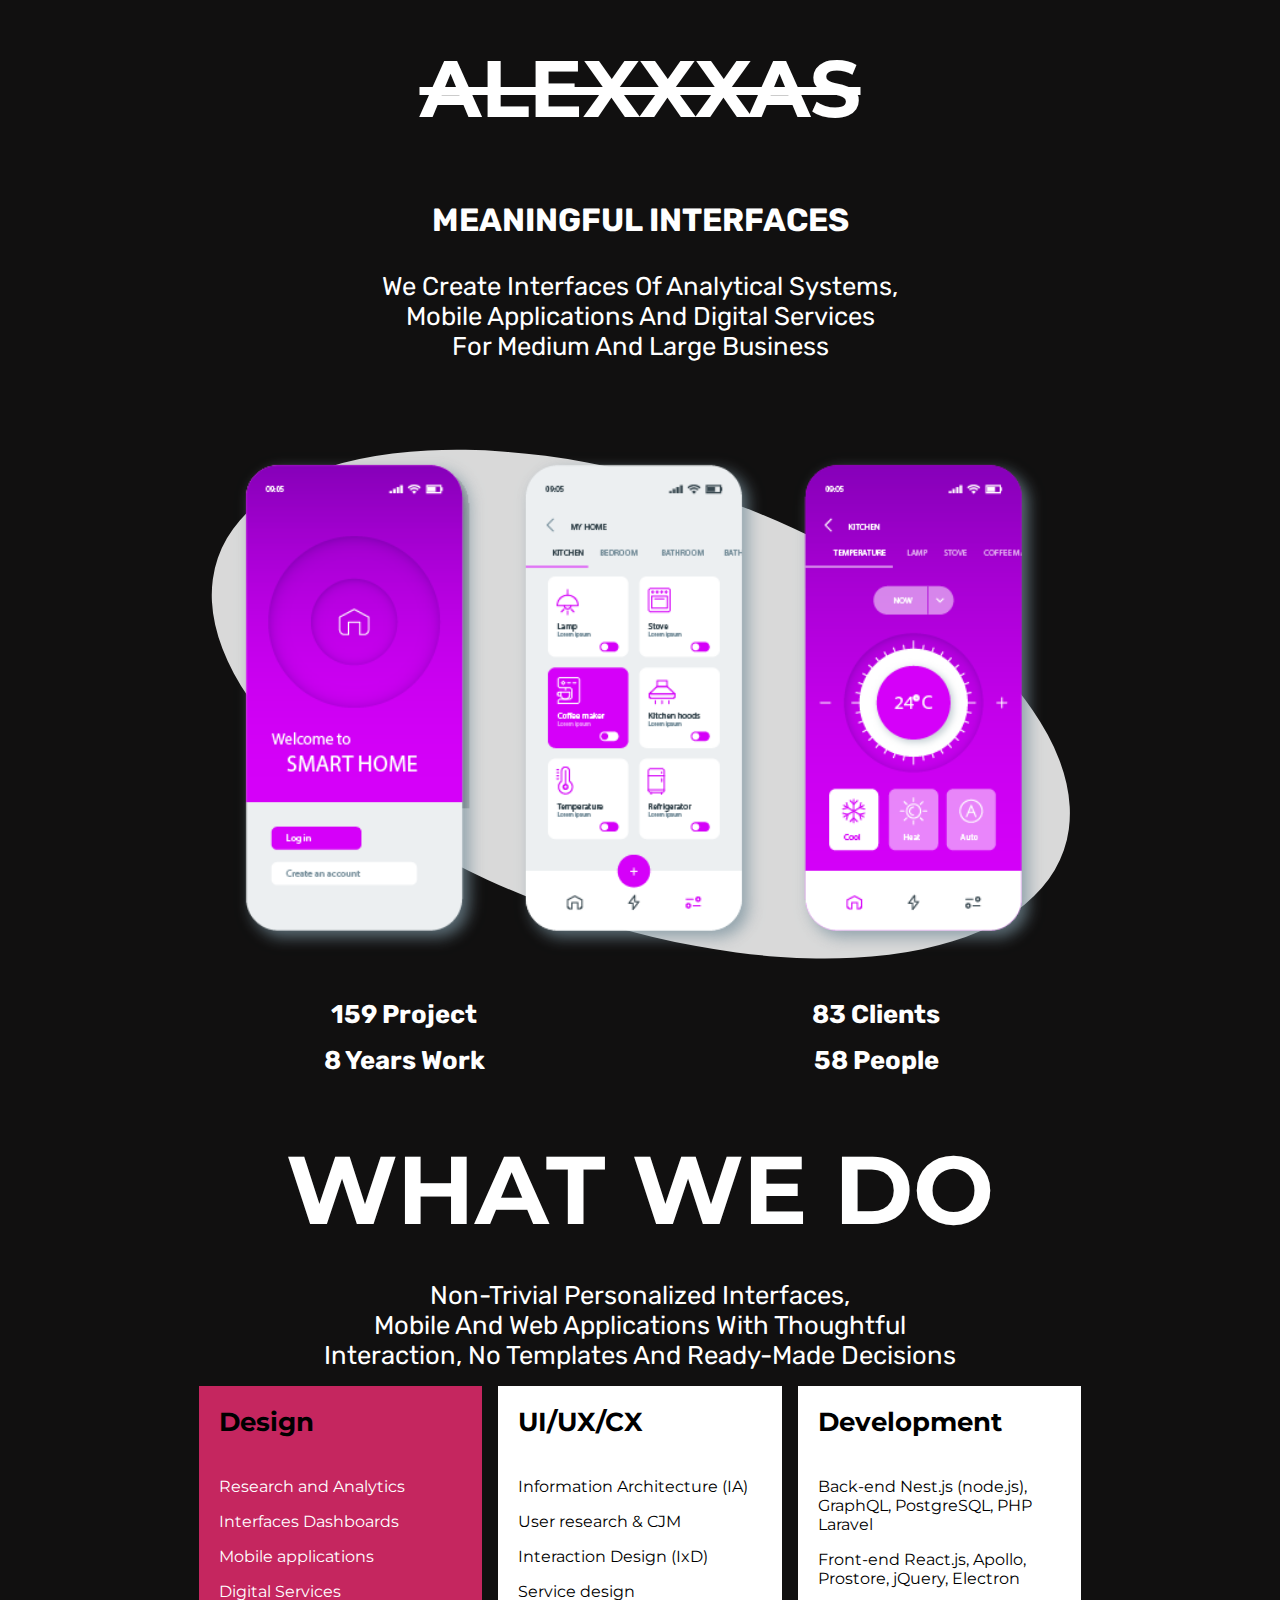
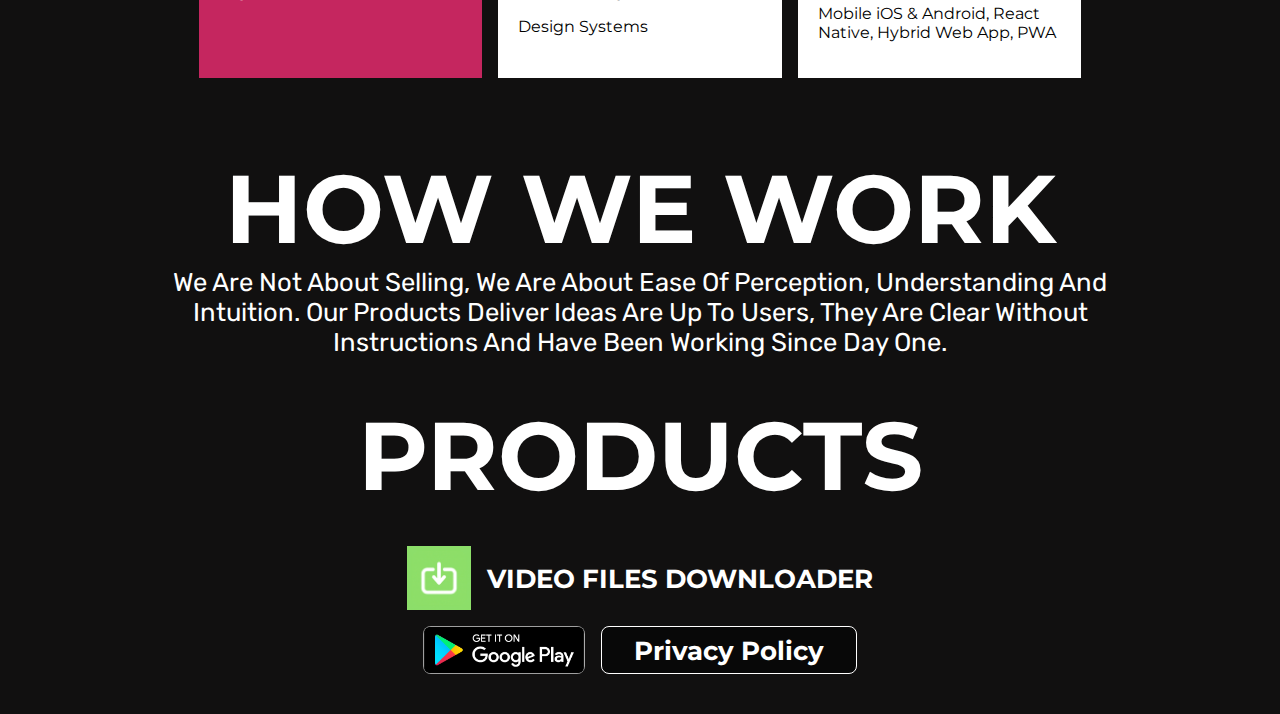
<file: index.html>
<!doctype html>
<html lang="en">
<head>
    <meta charset="UTF-8">
    <meta name="viewport"
          content="width=device-width, user-scalable=no, initial-scale=1.0, maximum-scale=1.0, minimum-scale=1.0">
    <meta http-equiv="X-UA-Compatible" content="ie=edge">
    <title>Alexxxas</title>
    <link rel="stylesheet" href="./css/style.css">
</head>
<body>
<div class="app">
    <div class="wrapper">
        <h1 class="header-title">Alexxxas</h1>
        <desc class="header-desc"
        >Meaningful interfaces</desc
        >
        <desc class="header-desc2"
        >We create interfaces of analytical systems,
            <br> mobile applications and digital services
            <br> for medium and large business</desc
        >
    </div>
    <div class="phones-wrapper">
        <img class="phones-img" src="./img/phones.png" alt="123" />
    </div>
    <div class="prop-wrapper">
        <span class="prop-item">159 project</span>
        <span class="prop-item">83 clients</span>
        <span class="prop-item">8 Years work</span>
        <span class="prop-item">58 people </span>
    </div>

    <div class="wrapper">
        <div class="block-name_start"><span>WHAT WE DO</span></div>
        <desc class="create-desc"
        >Non-trivial personalized interfaces,
            <br>mobile and web applications with thoughtful
            <br>interaction, no templates and ready-made
            decisions
        </desc>
        <div class="cards-block">
            <div class="card pink">
                <span class="card-title">Design</span>
                <ul class="card-list">
                    <li class="card-list_item">Research and Analytics</li>
                    <li class="card-list_item">Interfaces Dashboards</li>
                    <li class="card-list_item">Mobile applications</li>
                    <li class="card-list_item">Digital Services</li>
                </ul>
            </div>
            <div class="card">
                <span class="card-title">UI/UX/CX</span>
                <ul class="card-list">
                    <li class="card-list_item">Information Architecture (IA)</li>
                    <li class="card-list_item">User research & CJM</li>
                    <li class="card-list_item">Interaction Design (IxD)</li>
                    <li class="card-list_item">Service design</li>
                    <li class="card-list_item">Design Systems</li>
                </ul>
            </div>
            <div class="card">
                <span class="card-title">Development</span>
                <ul class="card-list">
                    <li class="card-list_item">Back-end Nest.js (node.js), GraphQL, PostgreSQL, PHP Laravel </li>
                    <li class="card-list_item">Front-end React.js, Apollo, Prostore, jQuery, Electron </li>
                    <li class="card-list_item">Mobile iOS & Android, React Native, Hybrid Web App, PWA</li>
                </ul>
            </div>
        </div>
    </div>
        <div class="block-name_end"><span>HOW WE WORK</span></div>
    </div>
    <div  class="work-wrapper">
        We are not about selling, we are about ease of perception,
        understanding and intuition. Our products deliver
        ideas are up to users, they are clear without instructions
        and have been working since day one.

    <div class="wrapper">
        <div class="block-name_start"><span>PRODUCTS</span></div>
        <div class="apps-block">
            <div class="app-info_block">
                <div class="app-info_title">
                    <img src="./img/logo.png" >
                    <a target="_blank" href="https://play.google.com/store/apps/details?id=com.hotvidbank.xvideodownloader">Video Files Downloader</a>
                </div>
                <div class="app-action_block">
                    <a target="_blank" href="https://play.google.com/store/apps/details?id=com.hotvidbank.xvideodownloader" class="gp-logo"> <img src="./img/gp.png" alt=""></a>
                    <a class="privacy-btn" target="_blank" href="./privacy.html">Privacy Policy</a>
                </div>
            </div>
        </div>
    </div>

</div>
</body>
</html>
</file>
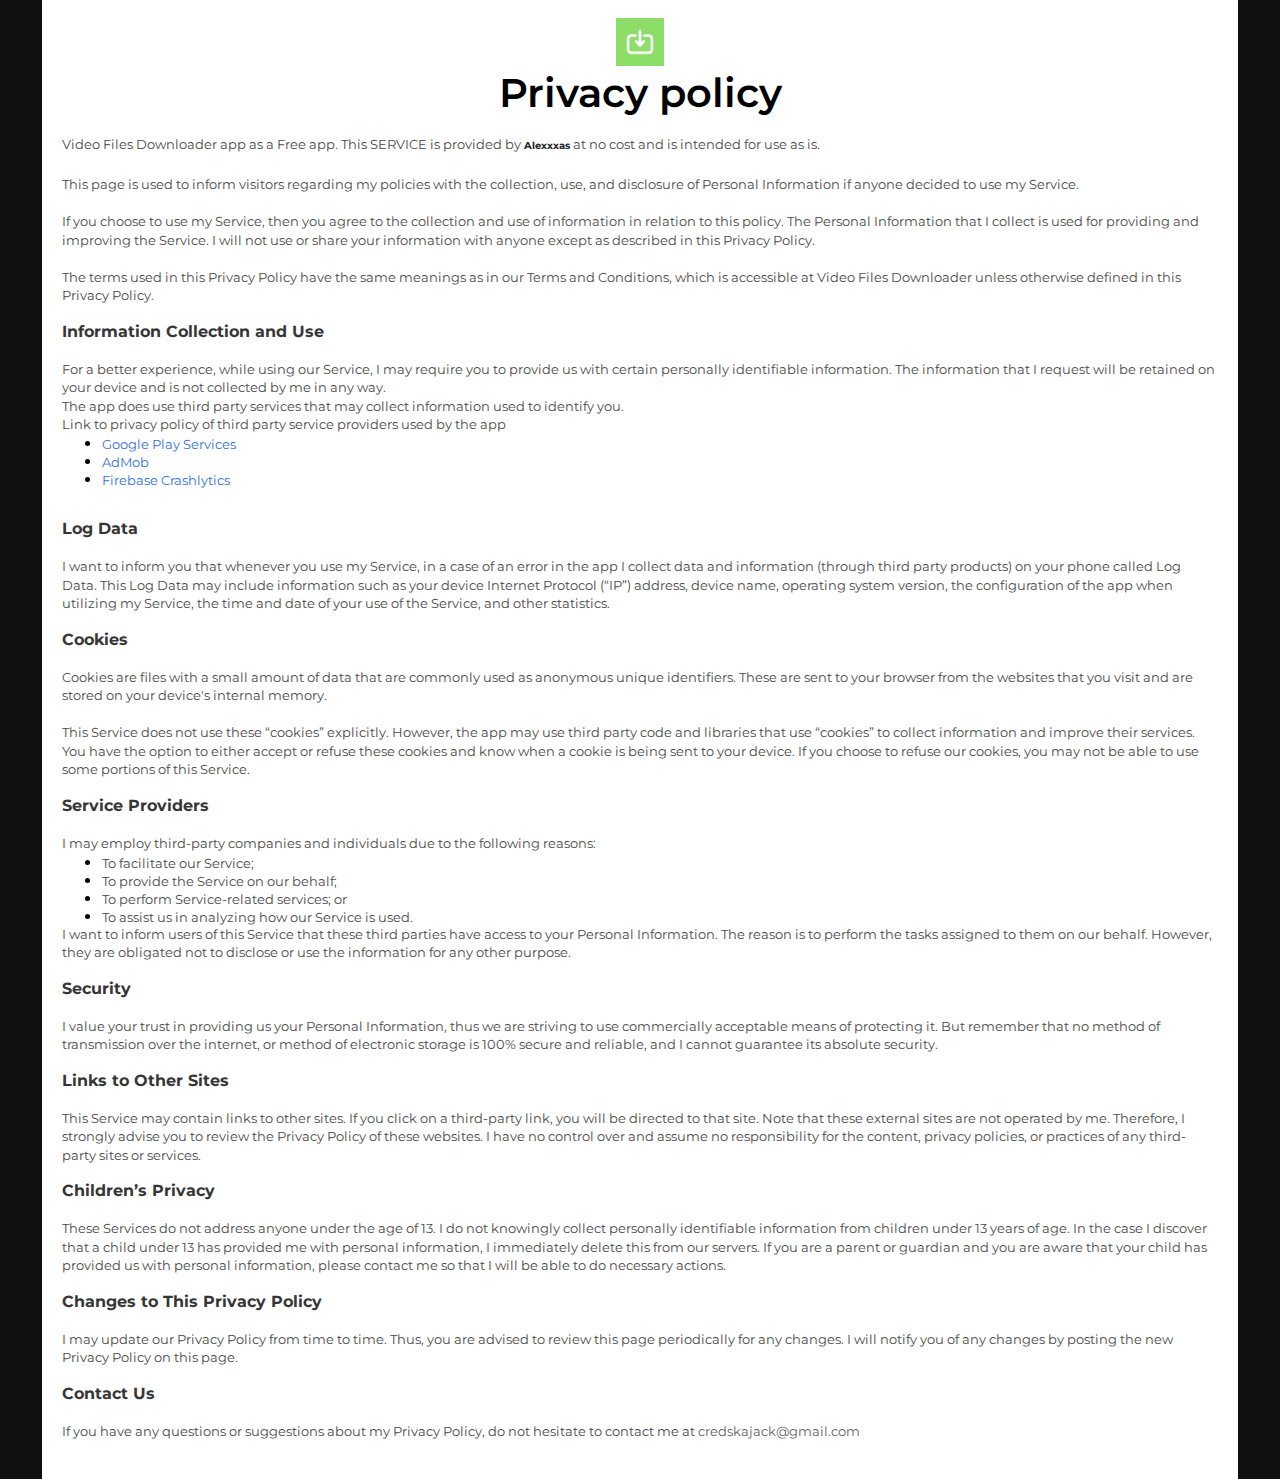
<file: privacy.html>
<!DOCTYPE html>
<html>
<head>
    <meta http-equiv="content-type" content="text/html; charset=utf-8"/>
    <title>Privacy Policy</title>
    <link rel="preconnect" href="https://fonts.googleapis.com">
    <link rel="preconnect" href="https://fonts.gstatic.com" crossorigin>
    <link href="https://fonts.googleapis.com/css2?family=Montserrat:wght@100;300;400;500;600;700;800&display=swap" rel="stylesheet">
    <meta name="viewport" content="width=device-width, initial-scale=1.0">
    <style type="text/css">
        @page { size: 8.27in 11.69in; margin: 1in }
        p { line-height: 115%; text-align: left; orphans: 2; widows: 2; margin-bottom: 0.1in; direction: ltr; background: transparent }
        a:link { color: #000080; so-language: zxx; text-decoration: underline }
    </style>
    <link rel="stylesheet" href="./css/privacy.css">
</head>
<body lang="ru-RU" link="#000080" vlink="#800000" dir="ltr"><p style="margin-bottom: 0in">
<div class="wrapper">
    <header>
        <a href="./index.html"><img title="Video Files Downloader" alt="Video Files Downloader" class="app-logo" src="./img/logo.png" ></a>
    </header>
    <div style="margin: 0 auto; margin-top:1rem;font-size: 30pt; display: flex; justify-content: center"><span style="text-align: center ;background: #f5f5f5;font-weight: 600">Privacy
policy</span></div></p>
    <div class="text">
        <p style="margin-bottom: 0in"><br/>

        </p>
        <p style="margin-bottom: 0in; border: none; padding: 0in; background: #ffffff">
    <span style="color: #4a4a4a; "><span style="font-family: Roboto, serif; "><span
            style="font-size: 12pt; font-size: small; "><span style="background: #f5f5f5">Video Files Downloader app as a Free app. This SERVICE is provided by </span></span></span></span><span style="color: #202124; "><span
                style="font-family: Roboto, serif; "><span style="font-size: 10pt; font-size: x-small; "><b><span style="background: #f5f5f5">Alexxxas</span></b></span></span></span><span style="color: #4a4a4a; "><span style="font-family: Roboto, serif; "><span
                style="font-size: 12pt; font-size: small; "><span style="background: #f5f5f5">
at no cost and is intended for use as is.</span></span></span></span></p> <br>
        <p style="margin-bottom: 0in; border: none; padding: 0in; background: #ffffff">
    <span style="color: #4a4a4a; "><span style="font-family: Roboto, serif; "><span
            style="font-size: 12pt; font-size: small; "><span style="background: #f5f5f5">This page is used to inform visitors regarding my policies with the collection, use, and disclosure of Personal Information if anyone decided to use my Service.</span></span></span></span></p>
        <br>
        <p style="margin-bottom: 0in; border: none; padding: 0in; background: #ffffff">
    <span style="color: #4a4a4a; "><span style="font-family: Roboto, serif; "><span
            style="font-size: 12pt; font-size: small; "><span style="background: #f5f5f5">If you choose to use my Service, then you agree to the collection and use of information in relation to this policy. The Personal Information that I collect is used for providing and improving the Service. I will not use or share your information with anyone except as described in this Privacy Policy.
</span></span></span></span></p><br>
        <p style="margin-bottom: 0in; border: none; padding: 0in; background: #ffffff">
    <span style="color: #4a4a4a; "><span style="font-family: Roboto, serif; "><span
            style="font-size: 12pt; font-size: small; "><span style="background: #f5f5f5">The terms used in this Privacy Policy have the same meanings as in our Terms and Conditions, which is accessible at Video Files Downloader unless otherwise defined in this Privacy Policy.
</span></span></span></span></p>
        <p style="margin-bottom: 0in; border: none; padding: 0in; background: #ffffff">
            <br/>

        </p>
        <p style="margin-bottom: 0in; border: none; padding: 0in; background: #ffffff">
    <span style="color: #363636; "><span style="font-family: Roboto, serif; "><span
            style="margin: 10px 0 1rem 0;font-size: 12pt; font-size: medium; "><b><span style="background: #f5f5f5">Information
Collection and Use </span></b></span></span></span></p>
        <p style="margin-bottom: 0in; border: none; padding: 0in; background: #ffffff">
            <br>
            <span style="color: #4a4a4a; "><span style="font-family: Roboto, serif; "><span
                    style="font-size: 12pt; font-size: small; "><span style="background: #f5f5f5">For a better experience, while using our Service, I may require you to provide us with certain personally identifiable information. The information that I request will be retained on your device and is not collected by me in any way.
</span></span></span></span></p>
        <p style="margin-bottom: 0in; border: none; padding: 0in; background: #ffffff">
    <span style="color: #4a4a4a; "><span style="font-family: Roboto, serif; "><span
            style="font-size: 12pt; font-size: small; "><span style="background: #f5f5f5">The app does use third party services that may collect information used to identify you.
</span></span></span></span></p>
        <p style="margin-bottom: 0in; border: none; padding: 0in; background: #ffffff">
    <span style="color: #4a4a4a; "><span style="font-family: Roboto, serif; "><span
            style="font-size: 12pt; font-size: small; "><span style="background: #f5f5f5">Link
to privacy policy of third party service providers used by the app</span></span></span></span></p>
        <ul>
            <li><p style="line-height: 100%; margin-right: 0.11in; margin-top: 0.11in; margin-bottom: 0in; border: none; padding: 0in">
                <a href="https://www.google.com/policies/privacy/"><span style="color: #3273dc; "><span
                        style="font-family: Roboto, serif; "><span style="font-size: 12pt; font-size: small; "><span style="background: #f5f5f5">Google
	Play Services</span></span></span></span></a></p>
            <li><p style="line-height: 100%; margin-right: 0.11in; margin-bottom: 0in; border: none; padding: 0in">
                <a href="https://support.google.com/admob/answer/6128543?hl=en"><span style="color: #3273dc; "><span
                        style="font-family: Roboto, serif; "><span style="font-size: 12pt; font-size: small; "><span style="background: #f5f5f5">AdMob</span></span></span></span></a></p>
            <li><p style="line-height: 100%; margin-right: 0.11in; margin-bottom: 0.11in; border: none; padding: 0in">
                <a href="https://firebase.google.com/support/privacy/"><span style="color: #3273dc; "><span
                        style="font-family: Roboto, serif; "><span style="font-size: 12pt; font-size: small; "><span style="background: #f5f5f5">Firebase
	Crashlytics</span></span></span></span></a></p>
        </ul>
        <p style="line-height: 100%; margin-right: 0.11in; margin-top: 0.11in; margin-bottom: 0.11in; border: none; padding: 0in">
            <br/>
            <br/>

        </p>
        <p style="margin-bottom: 0in; border: none; padding: 0in; background: #ffffff">
    <span style="color: #363636; "><span style="font-family: Roboto, serif; "><span
            style="font-size: 12pt; font-size: medium; "><b><span style="background: #f5f5f5">Log
Data</span></b></span></span></span></p>
        <br>
        <p style="margin-bottom: 0in; border: none; padding: 0in; background: #ffffff">
    <span style="color: #4a4a4a; "><span style="font-family: Roboto, serif; "><span
            style="font-size: 12pt; font-size: small; "><span style="background: #f5f5f5">I want to inform you that whenever you use my Service, in a case of an error in the app I collect data and information (through third party products) on your phone called Log Data. This Log Data may include information such as your device Internet Protocol (“IP”) address, device name, operating system version, the configuration of the app when utilizing my Service, the time and date of your use of the Service, and other statistics.</span></span></span></span></p>
        <p style="margin-bottom: 0in; border: none; padding: 0in; background: #ffffff">   <br>
            <span style="color: #363636; "><span style="font-family: Roboto, serif; "><span
                    style="font-size: 12pt; font-size: medium; "><b><span style="background: #f5f5f5">Cookies</span></b></span></span></span></p>
        <p style="margin-bottom: 0in; border: none; padding: 0in; background: #ffffff">   <br>
            <span style="color: #4a4a4a; "><span style="font-family: Roboto, serif; "><span
                    style="font-size: 12pt; font-size: small; "><span style="background: #f5f5f5">Cookies are files with a small amount of data that are commonly used as anonymous unique identifiers. These are sent to your browser from the websites that you visit and are stored on your device's internal memory.
</span></span></span></span></p> <br>
        <p style="margin-bottom: 0in; border: none; padding: 0in; background: #ffffff">
    <span style="color: #4a4a4a; "><span style="font-family: Roboto, serif; "><span
            style="font-size: 12pt; font-size: small; "><span style="background: #f5f5f5">This Service does not use these “cookies” explicitly. However, the app may use third party code and libraries that use “cookies” to collect information and improve their services. You have the option to either accept or refuse these cookies and know when a cookie is being sent to your device. If you choose to refuse our cookies, you may not be able to use some portions of this Service.
</span></span></span></span></p>
        <p style="margin-bottom: 0in; border: none; padding: 0in; background: #ffffff">
            <br>
            <span style="color: #363636; "><span style="font-family: Roboto, serif; "><span
                    style="font-size: 12pt; font-size: medium; "><b><span style="background: #f5f5f5">Service
Providers</span></b></span></span></span></p>
        <br>
        <p style="margin-bottom: 0in; border: none; padding: 0in; background: #ffffff">
    <span style="color: #4a4a4a; "><span style="font-family: Roboto, serif; "><span
            style="font-size: 12pt; font-size: small; "><span style="background: #f5f5f5">I
may employ third-party companies and individuals due to the following
reasons:</span></span></span></span></p>
        <ul>
            <li><p style="line-height: 100%; margin-right: 0.11in; margin-top: 0.11in; margin-bottom: 0in; border: none; padding: 0in; background: #ffffff">
        <span style="color: #4a4a4a; "><span style="font-family: Roboto, serif; "><span
                style="font-size: 12pt; font-size: small; "><span style="background: #f5f5f5">To
	facilitate our Service;</span></span></span></span></p>
            <li><p style="line-height: 100%; margin-right: 0.11in; margin-bottom: 0in; border: none; padding: 0in; background: #ffffff">
        <span style="color: #4a4a4a; "><span style="font-family: Roboto, serif; "><span
                style="font-size: 12pt; font-size: small; "><span style="background: #f5f5f5">To
	provide the Service on our behalf;</span></span></span></span></p>
            <li><p style="line-height: 100%; margin-right: 0.11in; margin-bottom: 0in; border: none; padding: 0in; background: #ffffff">
        <span style="color: #4a4a4a; "><span style="font-family: Roboto, serif; "><span
                style="font-size: 12pt; font-size: small; "><span style="background: #f5f5f5">To
	perform Service-related services; or</span></span></span></span></p>
            <li><p style="line-height: 100%; margin-right: 0.11in; margin-bottom: 0.11in; border: none; padding: 0in; background: #ffffff">
        <span style="color: #4a4a4a; "><span style="font-family: Roboto, serif; "><span
                style="font-size: 12pt; font-size: small; "><span style="background: #f5f5f5">To
	assist us in analyzing how our Service is used.</span></span></span></span></p>
        </ul>
        <p style="margin-bottom: 0in; border: none; padding: 0in; background: #ffffff">
    <span style="color: #4a4a4a; "><span style="font-family: Roboto, serif; "><span
            style="font-size: 12pt; font-size: small; "><span style="background: #f5f5f5">I want to inform users of this Service that these third parties have access to your Personal Information. The reason is to perform the tasks assigned to them on our behalf. However, they are obligated not to disclose or use the information for any other purpose.</span></span></span></span></p>
        <p style="margin-bottom: 0in; border: none; padding: 0in; background: #ffffff">   <br>
            <span style="color: #363636; "><span style="font-family: Roboto, serif; "><span
                    style="font-size: 12pt; font-size: medium; "><b><span style="background: #f5f5f5">Security</span></b></span></span></span></p>
        <p style="margin-bottom: 0in; border: none; padding: 0in; background: #ffffff">   <br>
            <span style="color: #4a4a4a; "><span style="font-family: Roboto, serif; "><span
                    style="font-size: 12pt; font-size: small; "><span style="background: #f5f5f5">I value your trust in providing us your Personal Information, thus we are striving to use commercially acceptable means of protecting it. But remember that no method of transmission over the internet, or method of electronic storage is 100% secure and reliable, and I cannot guarantee its absolute security.</span></span></span></span></p>
        <p style="margin-bottom: 0in; border: none; padding: 0in; background: #ffffff">   <br>
            <span style="color: #363636; "><span style="font-family: Roboto, serif; "><span
                    style="font-size: 12pt; font-size: medium; "><b><span style="background: #f5f5f5">Links
to Other Sites</span></b></span></span></span></p>
        <p style="margin-bottom: 0in; border: none; padding: 0in; background: #ffffff">   <br>
            <span style="color: #4a4a4a; "><span style="font-family: Roboto, serif; "><span
                    style="font-size: 12pt; font-size: small; "><span style="background: #f5f5f5">This Service may contain links to other sites. If you click on a third-party link, you will be directed to that site. Note that these external sites are not operated by me. Therefore, I strongly advise you to review the Privacy Policy of these websites. I have no control over and assume no responsibility for the content, privacy policies, or practices of any third-party sites or services.</span></span></span></span></p>
        <p style="margin-bottom: 0in; border: none; padding: 0in; background: #ffffff">   <br>
            <span style="color: #363636; "><span style="font-family: Roboto, serif; "><span
                    style="font-size: 12pt; font-size: medium; "><b><span style="background: #f5f5f5">Children’s
Privacy</span></b></span></span></span></p>
        <p style="margin-bottom: 0in; border: none; padding: 0in; background: #ffffff">   <br>
            <span style="color: #4a4a4a; "><span style="font-family: Roboto, serif; "><span
                    style="font-size: 12pt; font-size: small; "><span style="background: #f5f5f5">These Services do not address anyone under the age of 13. I do not knowingly collect personally identifiable information from children under 13 years of age. In the case I discover that a child under 13 has provided me with personal information, I immediately delete this from our servers. If you are a parent or guardian and you are aware that your child has provided us with personal information, please contact me so that I will be able to do necessary actions.</span></span></span></span></p>
        <p style="margin-bottom: 0in; border: none; padding: 0in; background: #ffffff">   <br>
            <span style="color: #363636; "><span style="font-family: Roboto, serif; "><span
                    style="font-size: 12pt; font-size: medium; "><b><span style="background: #f5f5f5">Changes
to This Privacy Policy</span></b></span></span></span></p>
        <p style="margin-bottom: 0in; border: none; padding: 0in; background: #ffffff">   <br>
            <span style="color: #4a4a4a; "><span style="font-family: Roboto, serif; "><span
                    style="font-size: 12pt; font-size: small; "><span style="background: #f5f5f5">I may update our Privacy Policy from time to time. Thus, you are advised to review this page periodically for any changes. I will notify you of any changes by posting the new Privacy Policy on this page.</span></span></span></span></p>
        <p style="margin-bottom: 0in; border: none; padding: 0in; background: #ffffff">   <br>
            <span style="color: #363636; "><span style="font-family: Roboto, serif; "><span
                    style="font-size: 12pt; font-size: medium; "><b><span style="background: #f5f5f5">Contact
Us</span></b></span></span></span></p>
        <p style="margin-bottom: 0in; border: none; padding: 0in; background: #ffffff">   <br>
            <span style="color: #4a4a4a; "><span style="font-family: Roboto, serif; "><span
                    style="font-size: 12pt; font-size: small; "><span style="background: #f5f5f5">If you have any questions or suggestions about my Privacy Policy, do not hesitate to contact me at </span></span></span></span><span style="color: #5f6368; "><span
                    style="font-family: Roboto, serif; "><span style="font-size: 12pt; font-size: small; "><span style="background: #f5f5f5">credskajack@gmail.com</span></span></span></span></p>
        <p style="margin-bottom: 0in"><br/>

        </p>
    </div>
</div>
</body>
</html>
</file>
<file: css/style.css>
@import url('https://fonts.googleapis.com/css2?family=Montserrat:wght@100;200;300;400;500;600;700;800;900&display=swap');
@import url('https://fonts.googleapis.com/css2?family=Montserrat:wght@100;200;300;400;500;600;700;800;900&family=Rubik:wght@300;400;500;600;700&display=swap');
*{
    font-family: 'Montserrat', sans-serif;
}
a{
    text-decoration: none;
}
body{background-color: #111010}
*{
    margin: 0;
    padding: 0;
    box-sizing: border-box;
}
.wrapper{
    max-width: 1024px;
    margin: 0 auto;
    padding: 2.5rem;
    background-color: #111010;
}
.prop-wrapper{
    max-width: 1024px;
    margin: 0 auto;
    padding: 2.5rem 2.5rem 0 2.5rem;
    color: white;
    display: flex;
    align-items: center;
    flex-wrap: wrap;
}
.prop-item{
    margin-bottom: 1rem;
    width: 50%;
    text-align: center;
    font-family: 'Rubik',sans-serif;
    font-style: normal;
    font-weight: 700;
    font-size: 1rem;
    text-align: center;
    text-transform: capitalize;
}
.header-title{
    white-space: nowrap;
    font-size: 3rem;
    color: #FFFFFF;
    text-align: center;
    text-decoration-line: line-through;
    text-transform: uppercase;
    font-variant: small-caps;
}
.header-desc{
    font-weight: 700;
    color: #FFFFFF;
    display: inline-block;
    font-size: 1rem;
    margin:4rem 0 2rem 0;
    width: 100% ;
    text-align: center;
    font-family: 'Rubik', sans-serif;
    text-transform: uppercase;
}
.header-desc2{
    font-weight: 400;
    color: #FFFFFF;
    display: inline-block;
    font-size: 0.8rem;

    width: 100% ;
    text-align: center;
    text-transform: capitalize;
    font-family: 'Rubik', sans-serif;
}
.elipse-img{

    object-fit: fill;
    width: 100%;
}
.phones-img{
    object-fit: cover;
    width: 80%;
}
.phones-wrapper{
    max-width: 1024px;
    margin: 0 auto;
    height: auto;
    display: flex;
    align-items: center;
    justify-content: center;
    background-image: url("../img/elipse.svg");
    background-repeat: no-repeat;
    background-position: center;
    background-size: contain;
}
.phones-block{
    display: flex;

    align-items: center;
    position: relative;
    justify-content: center;
    height:auto !important;
    width: 100vw;
}
.block-name_end{
    margin-top: 2rem;
    display: flex;
    justify-content: center;
}
.block-name_end span{
    font-size: 2rem;
    white-space: nowrap;
    text-align: center;
    font-weight: 700;
    color:#FFFFFF;
    user-focus: none;
    -webkit-touch-callout: none; /* iOS Safari */
    -webkit-user-select: none;   /* Chrome/Safari/Opera */
    -khtml-user-select: none;    /* Konqueror */
    -moz-user-select: none;      /* Firefox */
    -ms-user-select: none;       /* Internet Explorer/Edge */
    user-select: none;
}
.block-name_start{
    margin-bottom: 2rem;
    display: flex;
    justify-content: center;
}
.block-name_start span{
    font-size: 2rem;
    white-space: nowrap;
    text-align: center;
    font-weight: 700;
    color: #FFFFFF;
    user-focus: none;
    -webkit-touch-callout: none; /* iOS Safari */
    -webkit-user-select: none;   /* Chrome/Safari/Opera */
    -khtml-user-select: none;    /* Konqueror */
    -moz-user-select: none;      /* Firefox */
    -ms-user-select: none;       /* Internet Explorer/Edge */
    user-select: none;
}
.team-block{

}
.team-block_title{
    font-family: 'Rubik';
    font-style: normal;
    font-weight: 700;
    font-size: 1rem;
    text-align: center;
    display: flex;
    align-items: center;
    text-align: center;
    color: #E7E2E1;
    margin-bottom: 2rem;
}
.team-members-block{
    display: flex;
    flex-wrap: wrap;
    gap: 1rem;
    justify-content: center;
}
.member-item{
    display: flex;
    flex-direction: column;
    align-items: center;

}
.member-image{
    width: 100%

}
.member-info{
    text-align: center;
    display: flex;
    flex-direction: column;
}

.member-name{
    color: #DCCBC4;
    font-family: 'Rubik';
    font-weight: 400;
    font-size: 20px;
}
.member-job{
    color: #DCCBC4;
    font-weight: 700;
    font-size: 16px;
}
.create-desc{
    font-weight: 400;
    color: #ffffff;
    font-size: 1rem;
    font-family: 'Rubik', sans-serif;
    text-align: center;
    display: inline-block;
    width: 100%;
    text-transform: capitalize;
}
.work-wrapper{
    color: white;
    max-width: 1024px;
    margin: 0 auto;
    padding: 0 2.5rem 0 2.5rem ;
    font-family: 'Rubik', sans-serif;
    font-weight: 400;
    font-size: 1rem;
    text-transform: capitalize;
    text-align: center;
}
.stages-list_block{
    background-color: #792785;
    width: fit-content;
    font-size: 1rem;
    padding: 1rem 1rem 1rem 2rem;
    white-space: nowrap;
    font-family: 'Rubik',sans-serif;
    font-style: normal;
    font-weight: 500;
    color: #DCCBC4;
}
ul {
    list-style: none;
    padding: 0;
}

.app-info_title{
    display: flex;
    align-items: center;
    justify-content: center;
    margin-bottom: 0.5rem;
}
.app-info_title img{
    margin-right: 1rem;
    width: 4rem;
}
.app-info_title a{
    text-transform: uppercase;
    font-weight: 700;
    color: #FFFFFF;

}
.app-info_title a:visited{
    color: #FFFFFF !important;
}
.app-info_block desc{
    font-weight: 500;
    font-size: 0.8rem;
    color: #352C2C;
}
.gp-logo{
display: flex;
    justify-content: center;
    align-items: center;
}
.gp-logo img{
    height: 48px;
    border-radius: 8px;
}
.privacy-btn{
    display: flex;
    justify-content: center;
    align-items: center;
    text-align: center;
    height: 48px;
    padding: 0 2rem;
    background-color: rgba(0, 0, 0, 0.5);
    color: white;
    white-space: nowrap;
    text-decoration: none;
    font-weight: 700;
    border-radius: 8px;
    border: 1px solid white;
}
.app-action_block{
    display: flex;
    justify-content: center;
    align-items: center;
    margin-top: 1rem;
    gap: 1rem;
    flex-wrap: wrap;
}
.app-desc{
    display: inline-block;
    width: 100%;
    text-align: center;
    margin: 0.5rem 0;
}
.cards-block{
    width: 100%;
    display: flex;
    justify-content: center;
    gap: 1rem;
    margin-top: 1rem;
    flex-wrap: wrap;
}
.card{
    min-width: 230px;
    display: flex;
    width: 30%;
    flex-direction: column;
    justify-content: space-between;
    background-color:#FFFFFF ;
}
.card-list{
    color: black;
    font-weight: 400;
    font-size: 1rem;
    padding: 20px;
    text-align: left;
    height: 100%;
}
.card-list li {
    margin-bottom: 1rem;
    font-size: 0.8rem;
}
.pink .card-list{
    color:  white;
}

.pink{
    background-color: #C5265F;
}
.card-title{
    color: black;
    font-weight: 700;
    text-align: left;
    padding: 20px;
    font-size: 1.6rem;
}
.card-list{
    text-decoration: none !important;
    list-style-type: none;
}
li{
    list-style-type: none !important;
}
@media screen and (min-width: 768px) {
    .header-title{
        font-size: 5rem;
    }
    .header-desc{
        font-size: 2rem;
    }
    .header-desc2{
        font-size: 1.6rem;
        margin:0 0 3rem 0;
    }
    .create-desc{
        font-size: 1.6rem;
    }
    .block-name_end span {
        font-size: 6rem;
    }
    .block-name_start span{
        font-size: 6rem;

    }
    .team-block_title{
        font-size: 2rem;
    }
    .prop-item{
        font-size: 1.6rem;
    }
    .stages-list_block{
        font-size: 2rem;
        padding: 1rem 2rem 1rem 3rem;
    }
    .app-info_block desc{
        font-weight: 500;
        font-size: 1rem;
    }
    .work-wrapper{
        font-size: 1.6rem;
    }
    .card-list li{
        font-size: 1rem;
    }
}
</file>
<file: css/privacy.css>
*{
    box-sizing: border-box;
    font-family: 'Montserrat', sans-serif;
    margin: 0 !important;
}
a{
    text-decoration: none !important;
}
.app-logo{
    height: 48px;
    width: 48px;
}
body{
    height: 100%;
    background-color: #111010 !important;
}
header{
    padding-top: 1rem;
    padding-bottom: 1rem;
    height: 48px;
    display: flex;
    justify-content: center;
    align-items: center;
}
.wrapper{
    padding: 20px;
    background-color: white;
    max-width: 1196px;
    margin: 0 auto !important;
}

span{
    background-color: transparent !important;
}
body{

}
</file>
